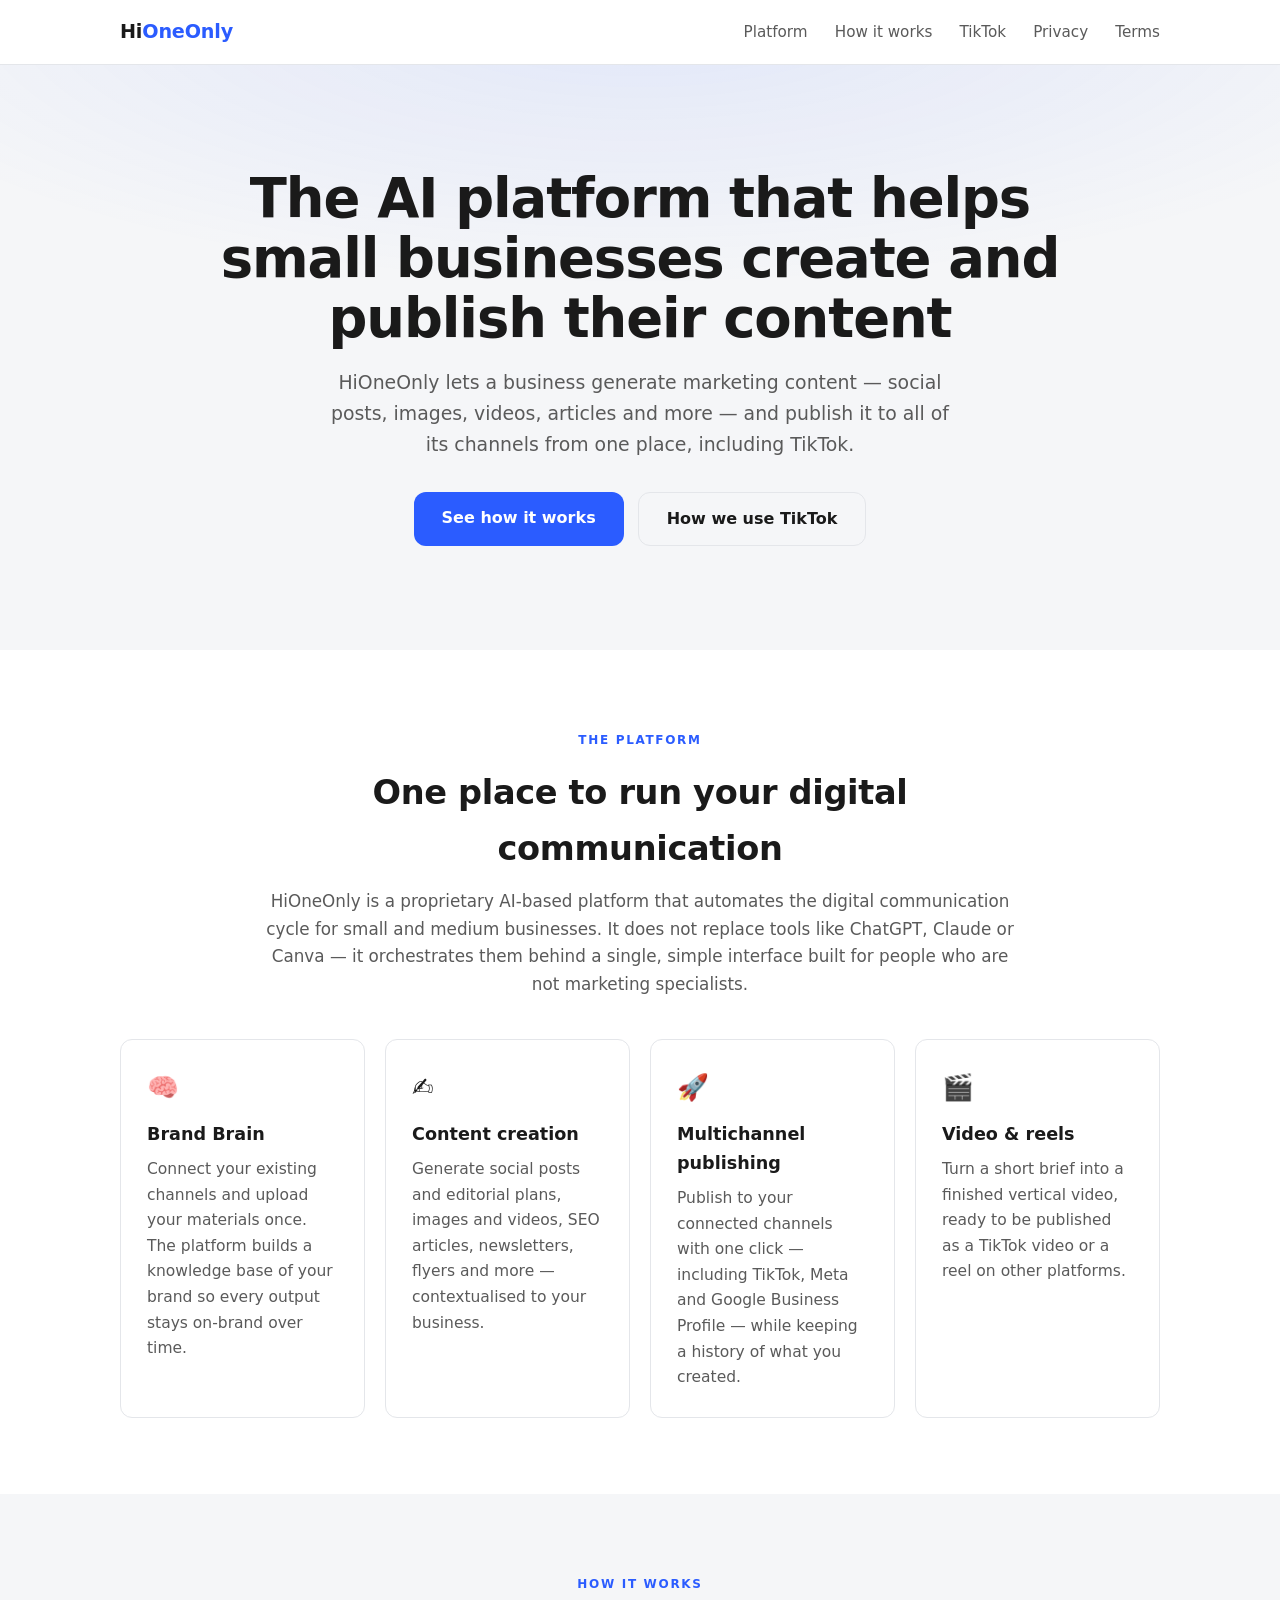
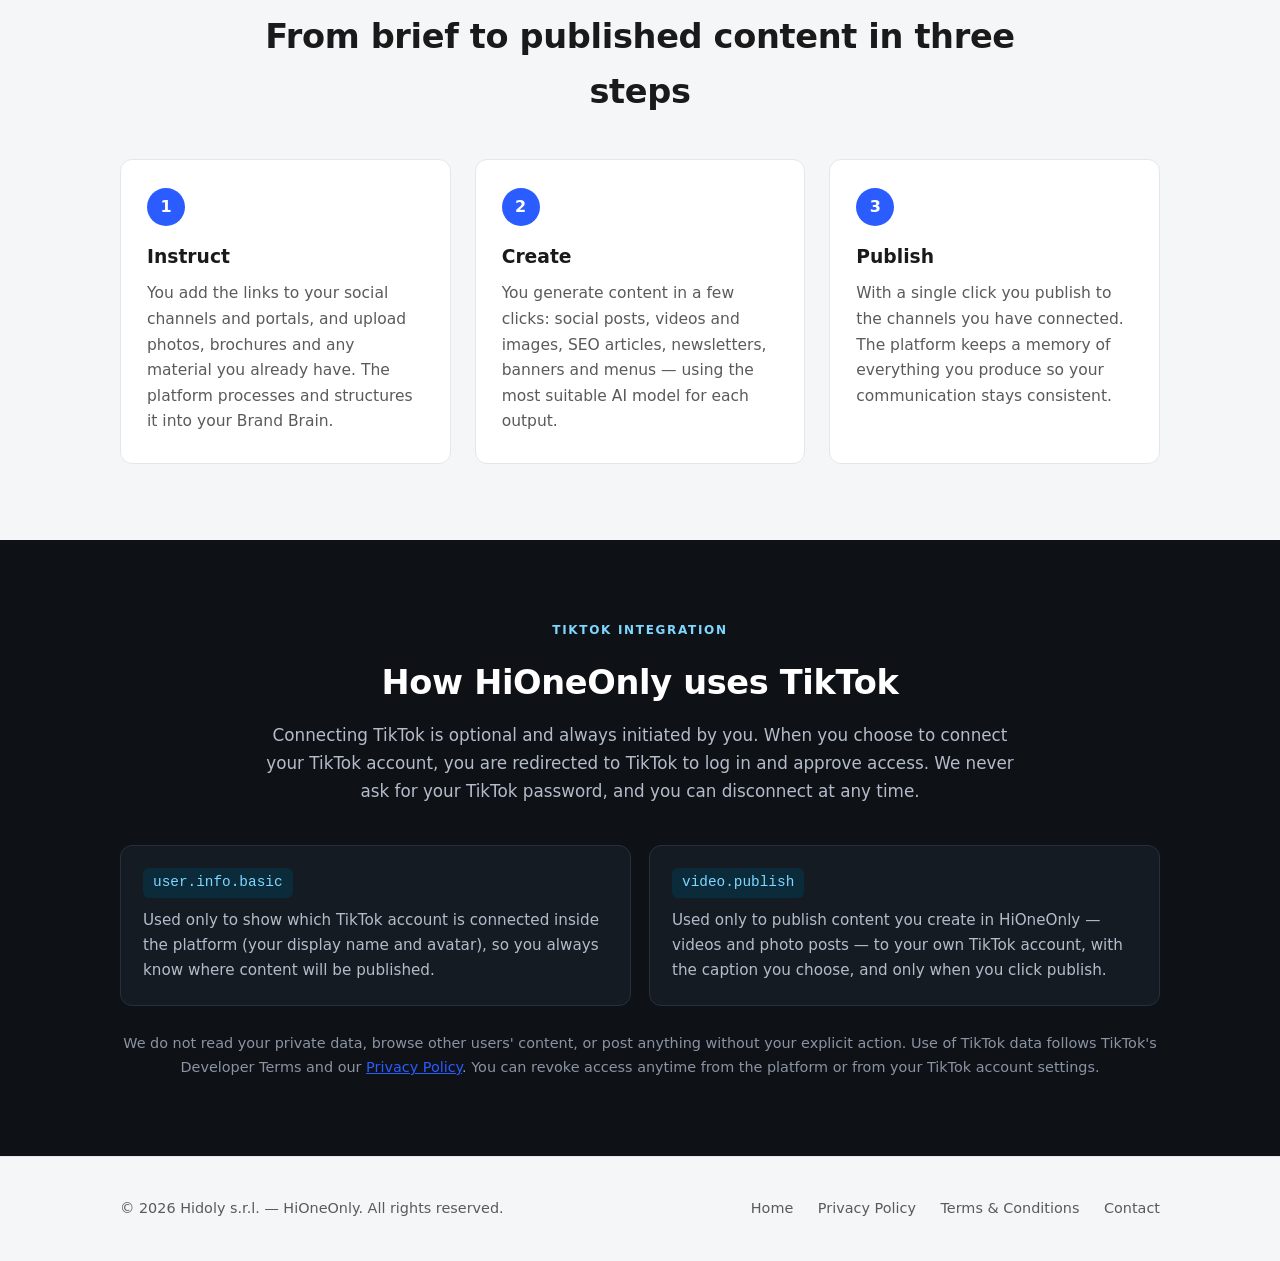
<file: index.html>
<!DOCTYPE html>
<html lang="en">
<head>
  <meta charset="UTF-8" />
  <meta name="viewport" content="width=device-width, initial-scale=1.0" />
  <title>HiOneOnly</title>
  <meta name="description" content="HiOneOnly is an AI-powered platform that lets small businesses create and publish marketing content across their channels, including TikTok, from a single place." />
  <link rel="stylesheet" href="css/style.css" />
</head>
<body>
  <header class="site-header">
    <div class="container header-inner">
      <a href="index.html" class="logo">Hi<span>OneOnly</span></a>
      <nav class="nav">
        <a href="#platform">Platform</a>
        <a href="#how">How it works</a>
        <a href="#tiktok">TikTok</a>
        <a href="privacy.html">Privacy</a>
        <a href="terms.html">Terms</a>
      </nav>
    </div>
  </header>

  <main>
    <section class="hero">
      <div class="container">
        <h1>The AI platform that helps small businesses create and publish their content</h1>
        <p class="hero-sub">
          HiOneOnly lets a business generate marketing content — social posts, images,
          videos, articles and more — and publish it to all of its channels from one place,
          including TikTok.
        </p>
        <div class="hero-actions">
          <a href="#how" class="btn">See how it works</a>
          <a href="#tiktok" class="btn btn-ghost">How we use TikTok</a>
        </div>
      </div>
    </section>

    <!-- What the platform is -->
    <section id="platform" class="section">
      <div class="container">
        <div class="section-head">
          <span class="eyebrow">The platform</span>
          <h2>One place to run your digital communication</h2>
          <p>
            HiOneOnly is a proprietary AI-based platform that automates the digital
            communication cycle for small and medium businesses. It does not replace tools
            like ChatGPT, Claude or Canva — it orchestrates them behind a single, simple
            interface built for people who are not marketing specialists.
          </p>
        </div>
        <div class="cards">
          <article class="card">
            <span class="ico" aria-hidden="true">🧠</span>
            <h3>Brand Brain</h3>
            <p>Connect your existing channels and upload your materials once. The platform builds a knowledge base of your brand so every output stays on-brand over time.</p>
          </article>
          <article class="card">
            <span class="ico" aria-hidden="true">✍️</span>
            <h3>Content creation</h3>
            <p>Generate social posts and editorial plans, images and videos, SEO articles, newsletters, flyers and more — contextualised to your business.</p>
          </article>
          <article class="card">
            <span class="ico" aria-hidden="true">🚀</span>
            <h3>Multichannel publishing</h3>
            <p>Publish to your connected channels with one click — including TikTok, Meta and Google Business Profile — while keeping a history of what you created.</p>
          </article>
          <article class="card">
            <span class="ico" aria-hidden="true">🎬</span>
            <h3>Video &amp; reels</h3>
            <p>Turn a short brief into a finished vertical video, ready to be published as a TikTok video or a reel on other platforms.</p>
          </article>
        </div>
      </div>
    </section>

    <!-- How it works -->
    <section id="how" class="section section-alt">
      <div class="container">
        <div class="section-head">
          <span class="eyebrow">How it works</span>
          <h2>From brief to published content in three steps</h2>
        </div>
        <div class="steps">
          <div class="step">
            <h3>Instruct</h3>
            <p>You add the links to your social channels and portals, and upload photos, brochures and any material you already have. The platform processes and structures it into your Brand Brain.</p>
          </div>
          <div class="step">
            <h3>Create</h3>
            <p>You generate content in a few clicks: social posts, videos and images, SEO articles, newsletters, banners and menus — using the most suitable AI model for each output.</p>
          </div>
          <div class="step">
            <h3>Publish</h3>
            <p>With a single click you publish to the channels you have connected. The platform keeps a memory of everything you produce so your communication stays consistent.</p>
          </div>
        </div>
      </div>
    </section>

    <!-- TikTok usage: the section reviewers look for -->
    <section id="tiktok" class="section tiktok">
      <div class="container">
        <div class="section-head">
          <span class="eyebrow">TikTok integration</span>
          <h2>How HiOneOnly uses TikTok</h2>
          <p>
            Connecting TikTok is optional and always initiated by you. When you choose to
            connect your TikTok account, you are redirected to TikTok to log in and approve
            access. We never ask for your TikTok password, and you can disconnect at any time.
          </p>
        </div>
        <div class="scopes">
          <div class="scope">
            <code>user.info.basic</code>
            <p>Used only to show which TikTok account is connected inside the platform (your display name and avatar), so you always know where content will be published.</p>
          </div>
          <div class="scope">
            <code>video.publish</code>
            <p>Used only to publish content you create in HiOneOnly — videos and photo posts — to your own TikTok account, with the caption you choose, and only when you click publish.</p>
          </div>
        </div>
        <p class="note">
          We do not read your private data, browse other users' content, or post anything
          without your explicit action. Use of TikTok data follows TikTok's Developer Terms
          and our <a href="privacy.html">Privacy Policy</a>. You can revoke access anytime
          from the platform or from your TikTok account settings.
        </p>
      </div>
    </section>
  </main>

  <footer class="site-footer">
    <div class="container footer-inner">
      <p>&copy; 2026 Hidoly s.r.l. — HiOneOnly. All rights reserved.</p>
      <nav class="footer-links">
        <a href="index.html">Home</a>
        <a href="privacy.html">Privacy Policy</a>
        <a href="terms.html">Terms &amp; Conditions</a>
        <a href="mailto:areait@hidoly.com">Contact</a>
      </nav>
    </div>
  </footer>
</body>
</html>
</file>
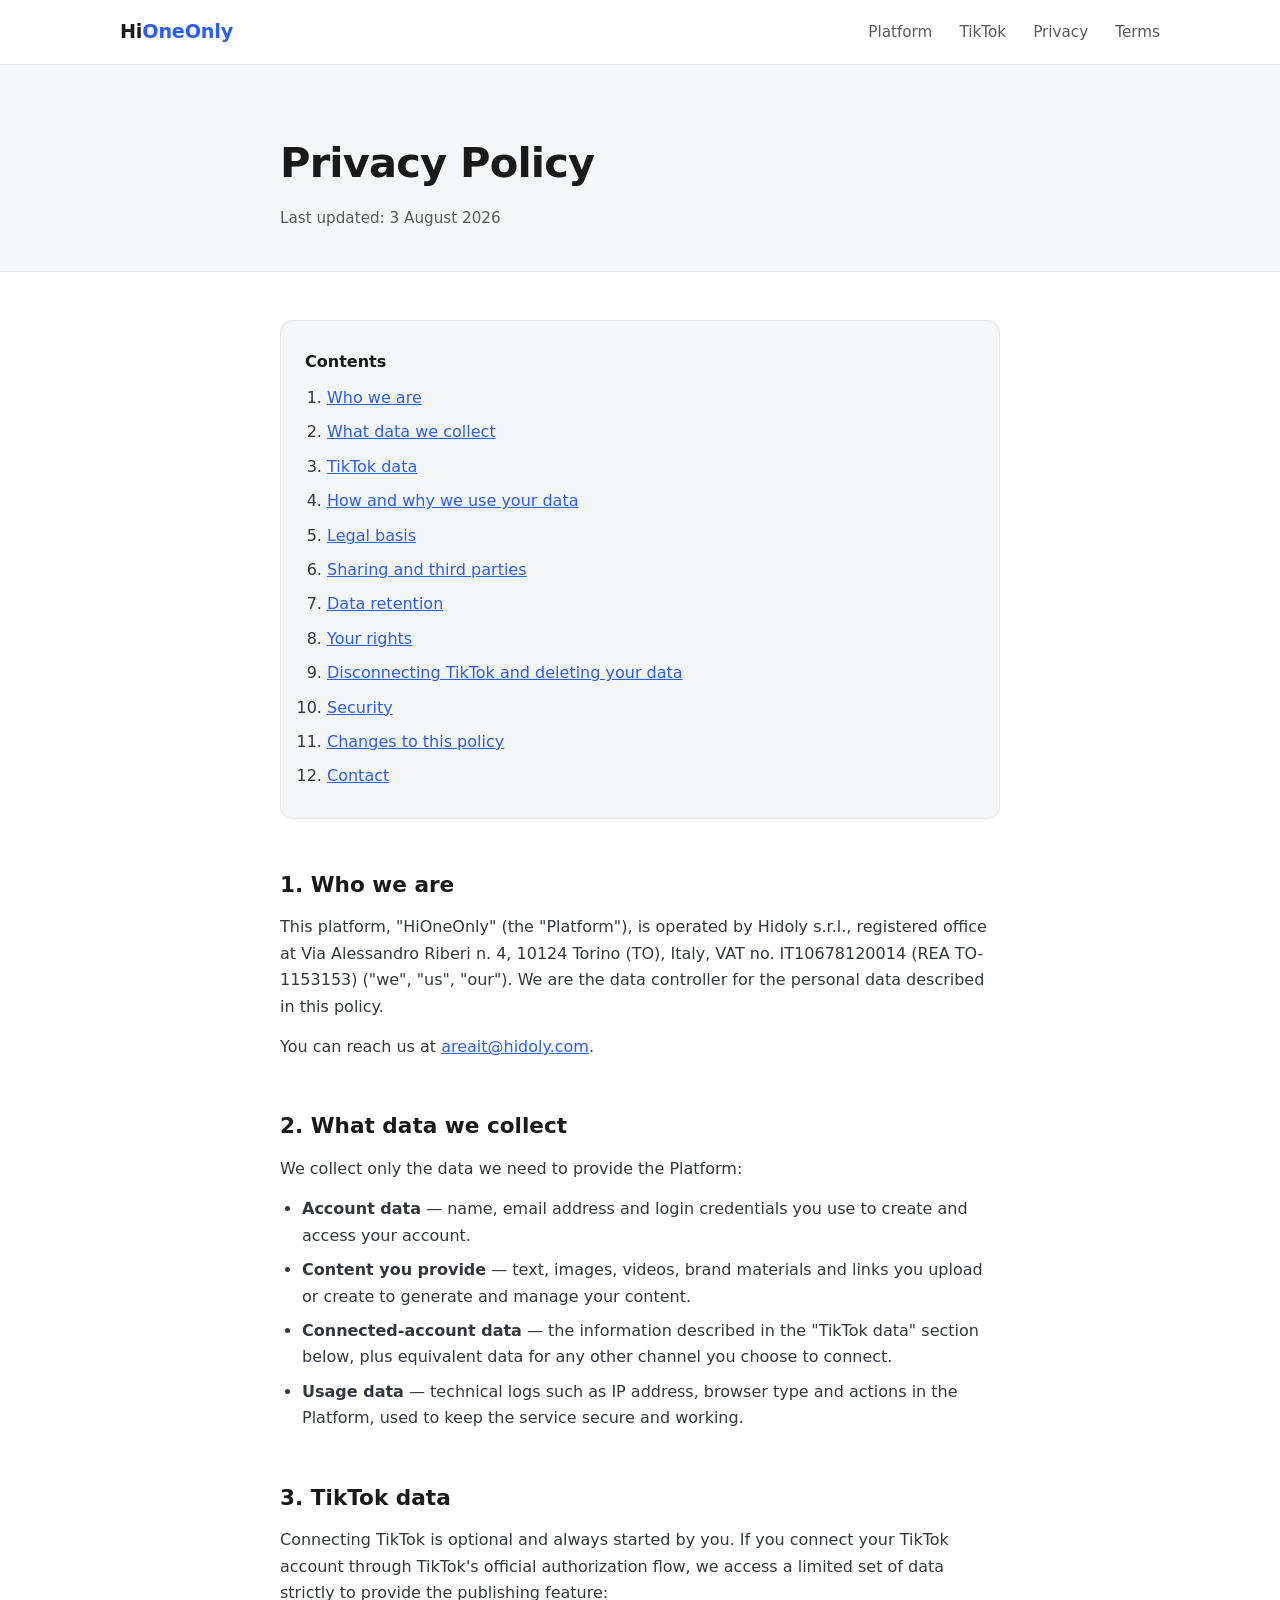
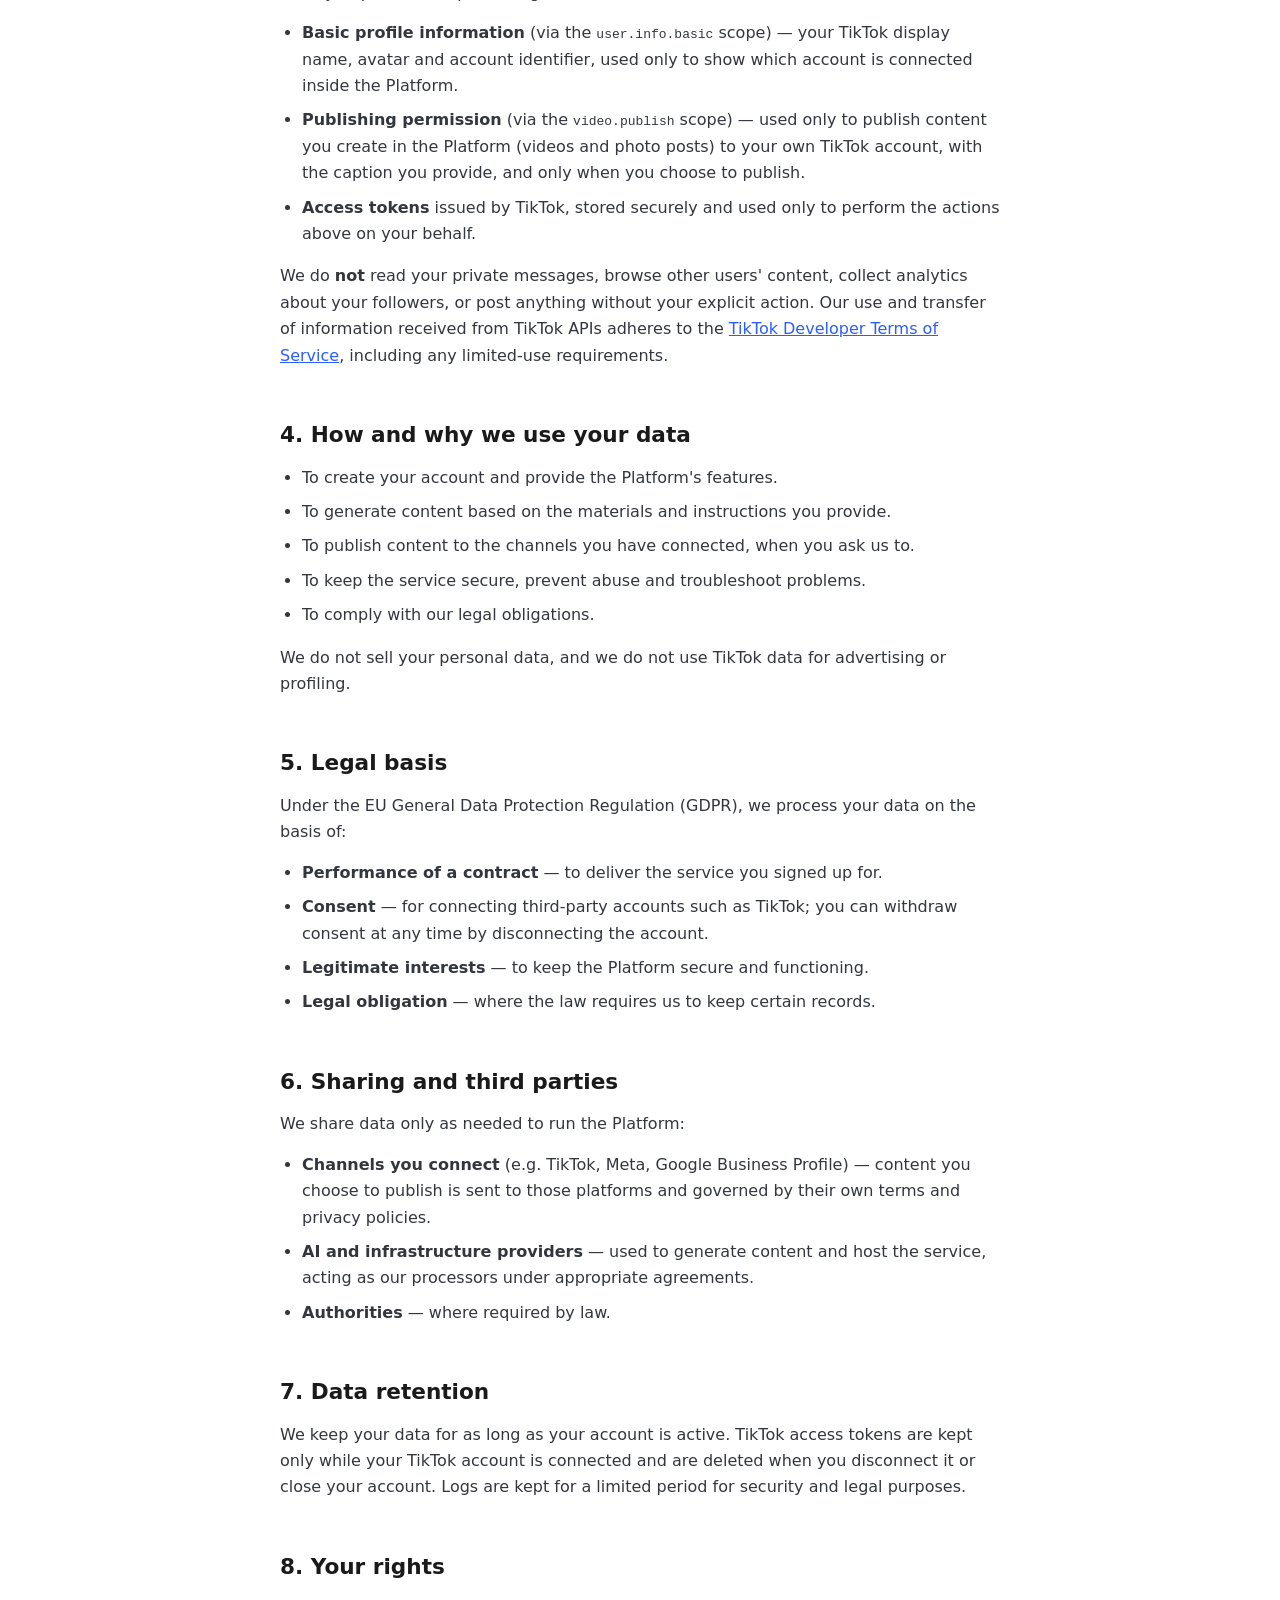
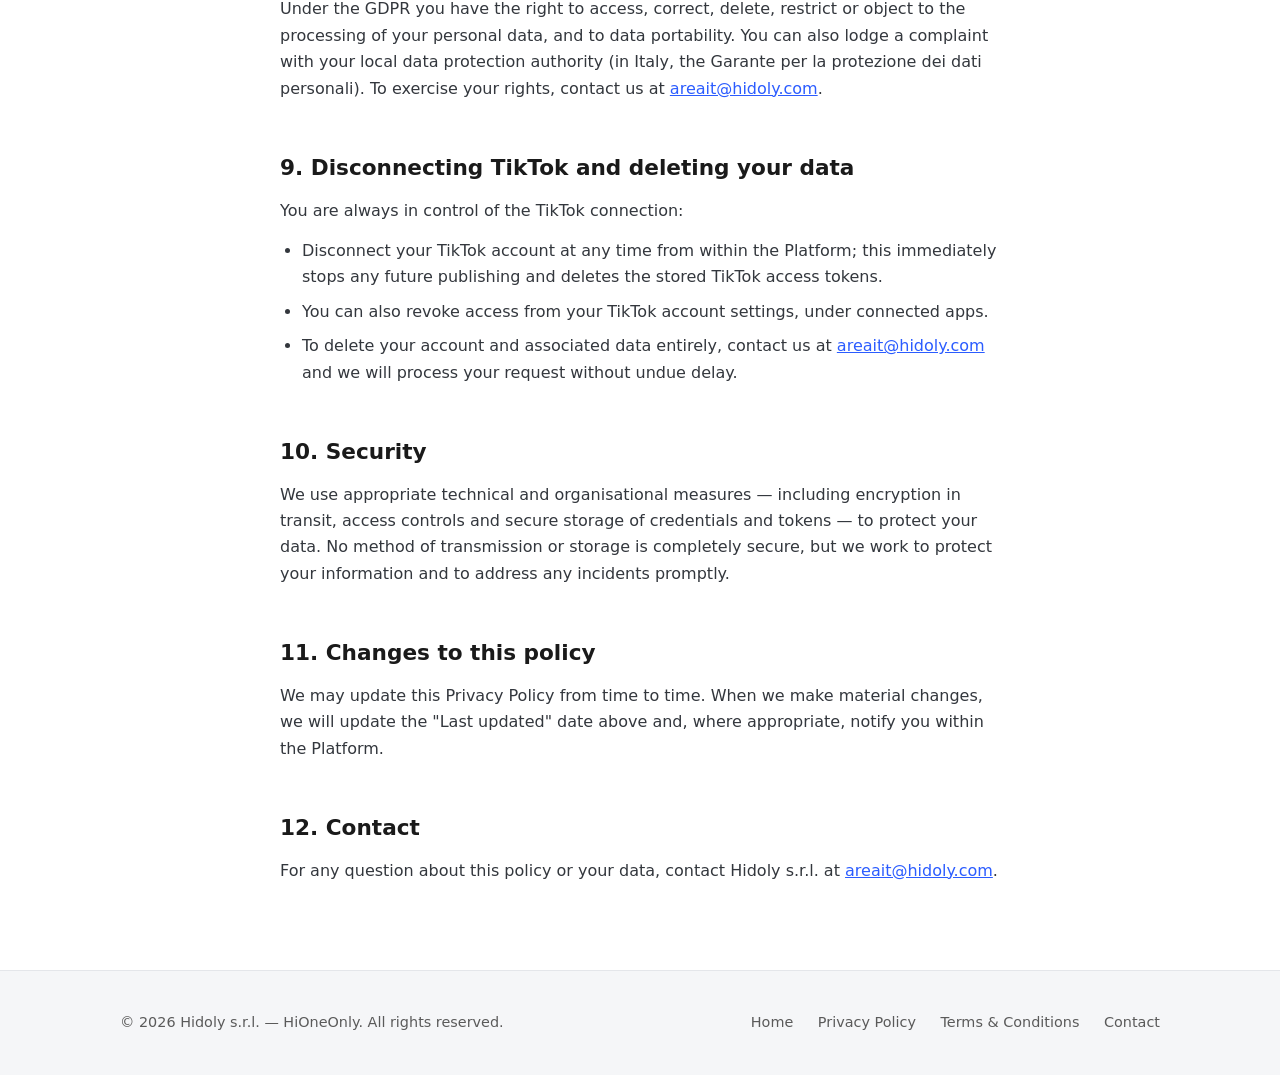
<file: privacy.html>
<!DOCTYPE html>
<html lang="en">
<head>
  <meta charset="UTF-8" />
  <meta name="viewport" content="width=device-width, initial-scale=1.0" />
  <title>Privacy Policy — HiOneOnly</title>
  <meta name="description" content="How HiOneOnly collects, uses and protects your data, including data obtained through the TikTok integration." />
  <link rel="stylesheet" href="css/style.css" />
</head>
<body>
  <header class="site-header">
    <div class="container header-inner">
      <a href="index.html" class="logo">Hi<span>OneOnly</span></a>
      <nav class="nav">
        <a href="index.html#platform">Platform</a>
        <a href="index.html#tiktok">TikTok</a>
        <a href="privacy.html">Privacy</a>
        <a href="terms.html">Terms</a>
      </nav>
    </div>
  </header>

  <section class="page-head">
    <div class="container" style="max-width:760px">
      <h1>Privacy Policy</h1>
      <p class="updated">Last updated: 3 August 2026</p>
    </div>
  </section>

  <main class="legal">
    <div class="container">
      <div class="toc">
        <h2>Contents</h2>
        <ol>
          <li><a href="#who">Who we are</a></li>
          <li><a href="#data">What data we collect</a></li>
          <li><a href="#tiktok">TikTok data</a></li>
          <li><a href="#purposes">How and why we use your data</a></li>
          <li><a href="#legal-basis">Legal basis</a></li>
          <li><a href="#sharing">Sharing and third parties</a></li>
          <li><a href="#retention">Data retention</a></li>
          <li><a href="#rights">Your rights</a></li>
          <li><a href="#revoke">Disconnecting TikTok and deleting your data</a></li>
          <li><a href="#security">Security</a></li>
          <li><a href="#changes">Changes to this policy</a></li>
          <li><a href="#contact">Contact</a></li>
        </ol>
      </div>

      <h2 id="who">1. Who we are</h2>
      <p>
        This platform, "HiOneOnly" (the "Platform"), is operated by
        Hidoly s.r.l., registered office at
        Via Alessandro Riberi n. 4, 10124 Torino (TO), Italy, VAT no.
        IT10678120014 (REA TO-1153153) ("we", "us", "our"). We are the data
        controller for the personal data described in this policy.
      </p>
      <p>You can reach us at <a href="mailto:areait@hidoly.com">areait@hidoly.com</a>.</p>

      <h2 id="data">2. What data we collect</h2>
      <p>We collect only the data we need to provide the Platform:</p>
      <ul>
        <li><strong>Account data</strong> — name, email address and login credentials you use to create and access your account.</li>
        <li><strong>Content you provide</strong> — text, images, videos, brand materials and links you upload or create to generate and manage your content.</li>
        <li><strong>Connected-account data</strong> — the information described in the "TikTok data" section below, plus equivalent data for any other channel you choose to connect.</li>
        <li><strong>Usage data</strong> — technical logs such as IP address, browser type and actions in the Platform, used to keep the service secure and working.</li>
      </ul>

      <h2 id="tiktok">3. TikTok data</h2>
      <p>
        Connecting TikTok is optional and always started by you. If you connect your TikTok
        account through TikTok's official authorization flow, we access a limited set of data
        strictly to provide the publishing feature:
      </p>
      <ul>
        <li><strong>Basic profile information</strong> (via the <code>user.info.basic</code> scope) — your TikTok display name, avatar and account identifier, used only to show which account is connected inside the Platform.</li>
        <li><strong>Publishing permission</strong> (via the <code>video.publish</code> scope) — used only to publish content you create in the Platform (videos and photo posts) to your own TikTok account, with the caption you provide, and only when you choose to publish.</li>
        <li><strong>Access tokens</strong> issued by TikTok, stored securely and used only to perform the actions above on your behalf.</li>
      </ul>
      <p>
        We do <strong>not</strong> read your private messages, browse other users' content,
        collect analytics about your followers, or post anything without your explicit action.
        Our use and transfer of information received from TikTok APIs adheres to the
        <a href="https://developers.tiktok.com/doc/tiktok-api-platform-terms-of-service/" target="_blank" rel="noopener">TikTok Developer Terms of Service</a>,
        including any limited-use requirements.
      </p>

      <h2 id="purposes">4. How and why we use your data</h2>
      <ul>
        <li>To create your account and provide the Platform's features.</li>
        <li>To generate content based on the materials and instructions you provide.</li>
        <li>To publish content to the channels you have connected, when you ask us to.</li>
        <li>To keep the service secure, prevent abuse and troubleshoot problems.</li>
        <li>To comply with our legal obligations.</li>
      </ul>
      <p>We do not sell your personal data, and we do not use TikTok data for advertising or profiling.</p>

      <h2 id="legal-basis">5. Legal basis</h2>
      <p>Under the EU General Data Protection Regulation (GDPR), we process your data on the basis of:</p>
      <ul>
        <li><strong>Performance of a contract</strong> — to deliver the service you signed up for.</li>
        <li><strong>Consent</strong> — for connecting third-party accounts such as TikTok; you can withdraw consent at any time by disconnecting the account.</li>
        <li><strong>Legitimate interests</strong> — to keep the Platform secure and functioning.</li>
        <li><strong>Legal obligation</strong> — where the law requires us to keep certain records.</li>
      </ul>

      <h2 id="sharing">6. Sharing and third parties</h2>
      <p>We share data only as needed to run the Platform:</p>
      <ul>
        <li><strong>Channels you connect</strong> (e.g. TikTok, Meta, Google Business Profile) — content you choose to publish is sent to those platforms and governed by their own terms and privacy policies.</li>
        <li><strong>AI and infrastructure providers</strong> — used to generate content and host the service, acting as our processors under appropriate agreements.</li>
        <li><strong>Authorities</strong> — where required by law.</li>
      </ul>

      <h2 id="retention">7. Data retention</h2>
      <p>
        We keep your data for as long as your account is active. TikTok access tokens are kept
        only while your TikTok account is connected and are deleted when you disconnect it or
        close your account. Logs are kept for a limited period for security and legal purposes.
      </p>

      <h2 id="rights">8. Your rights</h2>
      <p>Under the GDPR you have the right to access, correct, delete, restrict or object to the
        processing of your personal data, and to data portability. You can also lodge a complaint
        with your local data protection authority (in Italy, the Garante per la protezione dei
        dati personali). To exercise your rights, contact us at
        <a href="mailto:areait@hidoly.com">areait@hidoly.com</a>.</p>

      <h2 id="revoke">9. Disconnecting TikTok and deleting your data</h2>
      <p>You are always in control of the TikTok connection:</p>
      <ul>
        <li>Disconnect your TikTok account at any time from within the Platform; this immediately stops any future publishing and deletes the stored TikTok access tokens.</li>
        <li>You can also revoke access from your TikTok account settings, under connected apps.</li>
        <li>To delete your account and associated data entirely, contact us at <a href="mailto:areait@hidoly.com">areait@hidoly.com</a> and we will process your request without undue delay.</li>
      </ul>

      <h2 id="security">10. Security</h2>
      <p>We use appropriate technical and organisational measures — including encryption in
        transit, access controls and secure storage of credentials and tokens — to protect your
        data. No method of transmission or storage is completely secure, but we work to protect
        your information and to address any incidents promptly.</p>

      <h2 id="changes">11. Changes to this policy</h2>
      <p>We may update this Privacy Policy from time to time. When we make material changes, we
        will update the "Last updated" date above and, where appropriate, notify you within the
        Platform.</p>

      <h2 id="contact">12. Contact</h2>
      <p>For any question about this policy or your data, contact
        Hidoly s.r.l. at
        <a href="mailto:areait@hidoly.com">areait@hidoly.com</a>.</p>
    </div>
  </main>

  <footer class="site-footer">
    <div class="container footer-inner">
      <p>&copy; 2026 Hidoly s.r.l. — HiOneOnly. All rights reserved.</p>
      <nav class="footer-links">
        <a href="index.html">Home</a>
        <a href="privacy.html">Privacy Policy</a>
        <a href="terms.html">Terms &amp; Conditions</a>
        <a href="mailto:areait@hidoly.com">Contact</a>
      </nav>
    </div>
  </footer>
</body>
</html>
</file>
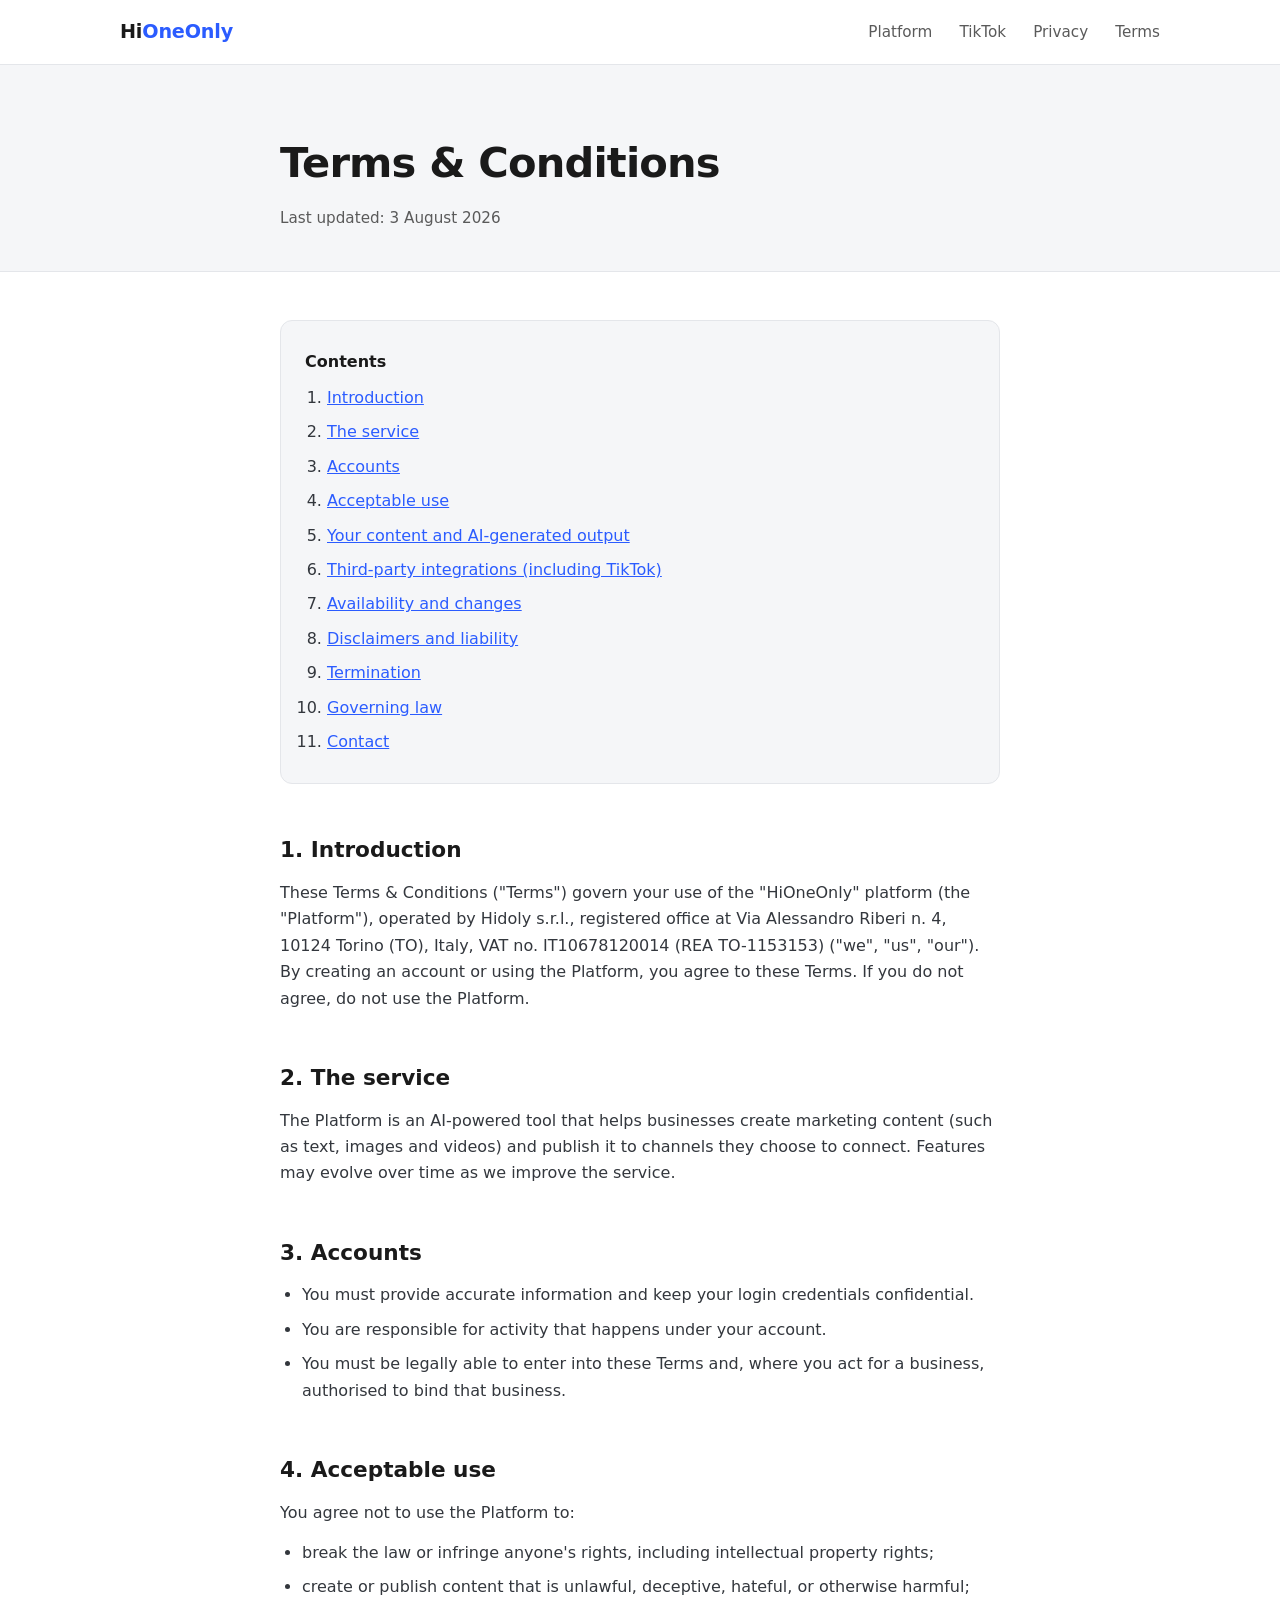
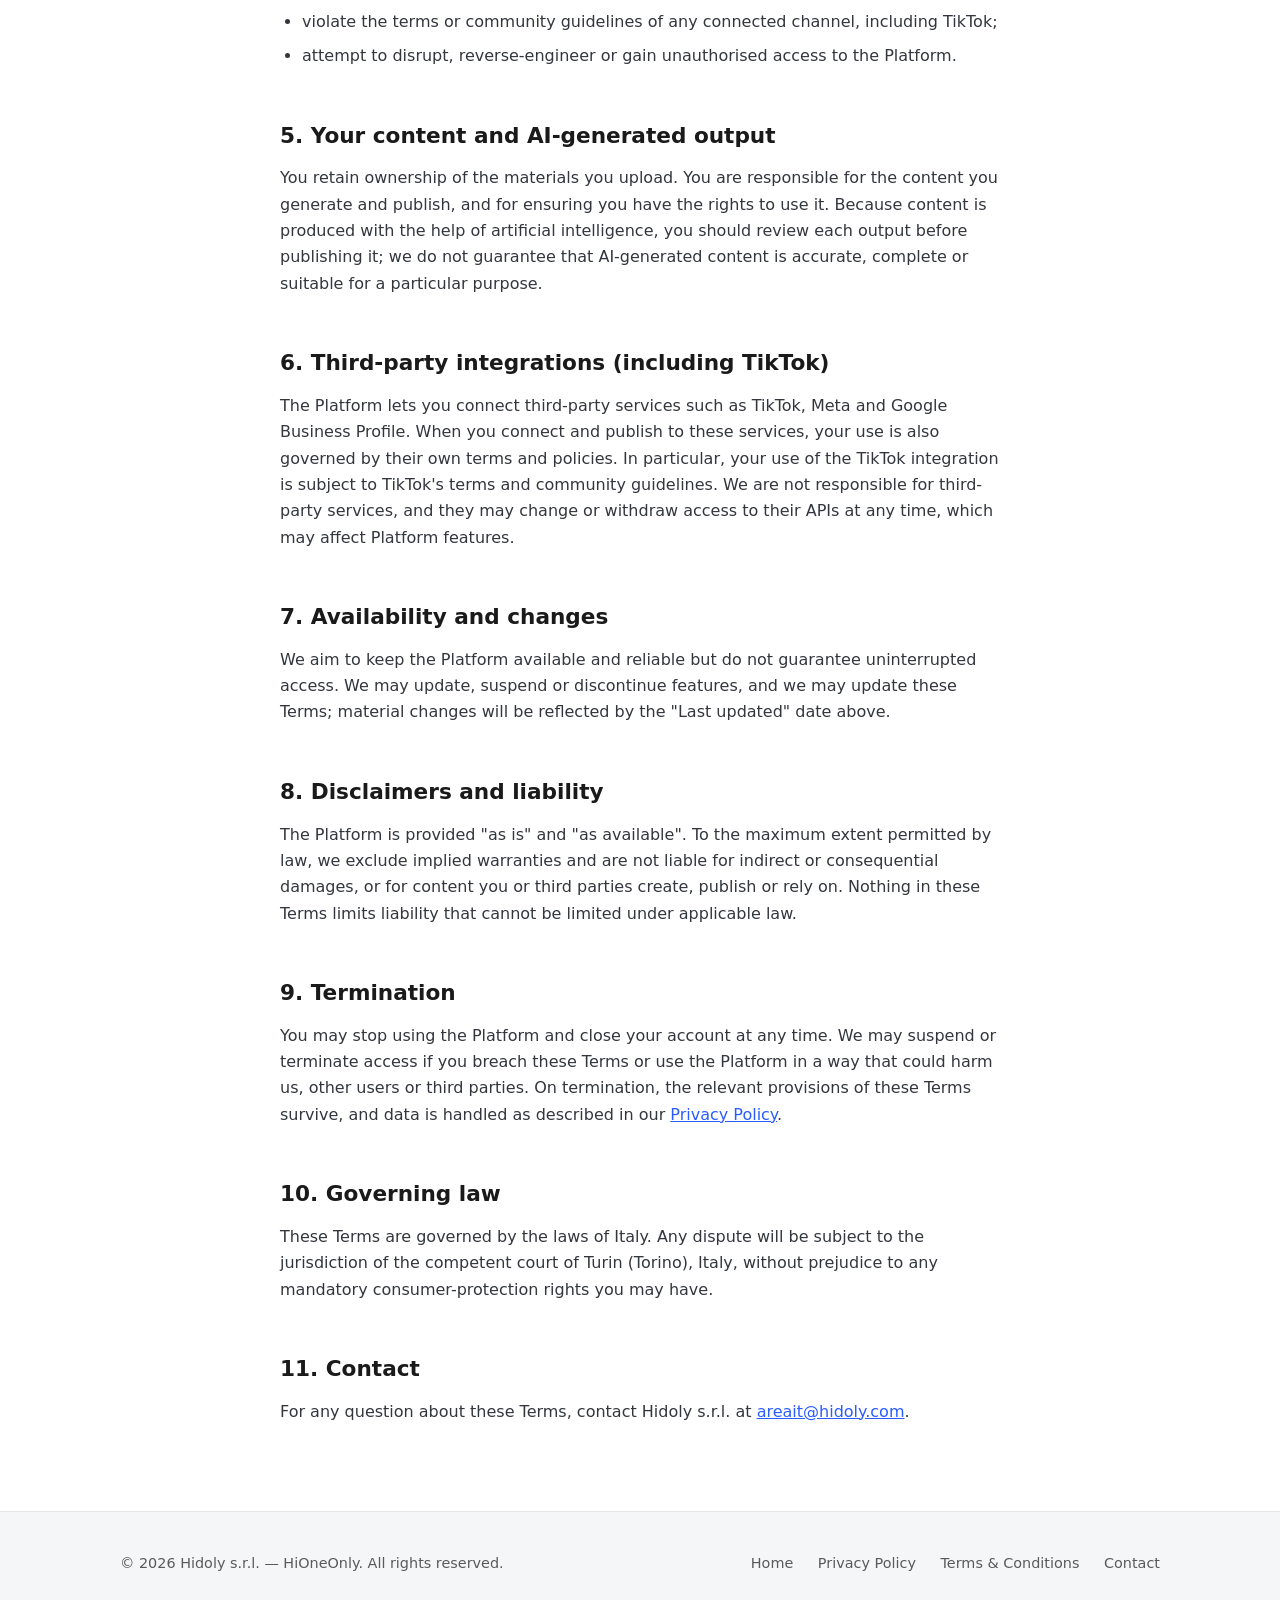
<file: terms.html>
<!DOCTYPE html>
<html lang="en">
<head>
  <meta charset="UTF-8" />
  <meta name="viewport" content="width=device-width, initial-scale=1.0" />
  <title>Terms &amp; Conditions — HiOneOnly</title>
  <meta name="description" content="The terms and conditions that govern the use of the HiOneOnly platform." />
  <link rel="stylesheet" href="css/style.css" />
</head>
<body>
  <header class="site-header">
    <div class="container header-inner">
      <a href="index.html" class="logo">Hi<span>OneOnly</span></a>
      <nav class="nav">
        <a href="index.html#platform">Platform</a>
        <a href="index.html#tiktok">TikTok</a>
        <a href="privacy.html">Privacy</a>
        <a href="terms.html">Terms</a>
      </nav>
    </div>
  </header>

  <section class="page-head">
    <div class="container" style="max-width:760px">
      <h1>Terms &amp; Conditions</h1>
      <p class="updated">Last updated: 3 August 2026</p>
    </div>
  </section>

  <main class="legal">
    <div class="container">
      <div class="toc">
        <h2>Contents</h2>
        <ol>
          <li><a href="#intro">Introduction</a></li>
          <li><a href="#service">The service</a></li>
          <li><a href="#accounts">Accounts</a></li>
          <li><a href="#acceptable">Acceptable use</a></li>
          <li><a href="#content">Your content and AI-generated output</a></li>
          <li><a href="#third-party">Third-party integrations (including TikTok)</a></li>
          <li><a href="#availability">Availability and changes</a></li>
          <li><a href="#liability">Disclaimers and liability</a></li>
          <li><a href="#termination">Termination</a></li>
          <li><a href="#law">Governing law</a></li>
          <li><a href="#contact">Contact</a></li>
        </ol>
      </div>

      <h2 id="intro">1. Introduction</h2>
      <p>
        These Terms &amp; Conditions ("Terms") govern your use of the "HiOneOnly" platform
        (the "Platform"), operated by Hidoly s.r.l.,
        registered office at Via Alessandro Riberi n. 4, 10124 Torino (TO), Italy, VAT no.
        IT10678120014 (REA TO-1153153) ("we", "us", "our"). By creating an
        account or using the Platform, you agree to these Terms. If you do not agree, do not use
        the Platform.
      </p>

      <h2 id="service">2. The service</h2>
      <p>
        The Platform is an AI-powered tool that helps businesses create marketing content
        (such as text, images and videos) and publish it to channels they choose to connect.
        Features may evolve over time as we improve the service.
      </p>

      <h2 id="accounts">3. Accounts</h2>
      <ul>
        <li>You must provide accurate information and keep your login credentials confidential.</li>
        <li>You are responsible for activity that happens under your account.</li>
        <li>You must be legally able to enter into these Terms and, where you act for a business, authorised to bind that business.</li>
      </ul>

      <h2 id="acceptable">4. Acceptable use</h2>
      <p>You agree not to use the Platform to:</p>
      <ul>
        <li>break the law or infringe anyone's rights, including intellectual property rights;</li>
        <li>create or publish content that is unlawful, deceptive, hateful, or otherwise harmful;</li>
        <li>violate the terms or community guidelines of any connected channel, including TikTok;</li>
        <li>attempt to disrupt, reverse-engineer or gain unauthorised access to the Platform.</li>
      </ul>

      <h2 id="content">5. Your content and AI-generated output</h2>
      <p>
        You retain ownership of the materials you upload. You are responsible for the content
        you generate and publish, and for ensuring you have the rights to use it. Because
        content is produced with the help of artificial intelligence, you should review each
        output before publishing it; we do not guarantee that AI-generated content is accurate,
        complete or suitable for a particular purpose.
      </p>

      <h2 id="third-party">6. Third-party integrations (including TikTok)</h2>
      <p>
        The Platform lets you connect third-party services such as TikTok, Meta and Google
        Business Profile. When you connect and publish to these services, your use is also
        governed by their own terms and policies. In particular, your use of the TikTok
        integration is subject to TikTok's terms and community guidelines. We are not
        responsible for third-party services, and they may change or withdraw access to their
        APIs at any time, which may affect Platform features.
      </p>

      <h2 id="availability">7. Availability and changes</h2>
      <p>
        We aim to keep the Platform available and reliable but do not guarantee uninterrupted
        access. We may update, suspend or discontinue features, and we may update these Terms;
        material changes will be reflected by the "Last updated" date above.
      </p>

      <h2 id="liability">8. Disclaimers and liability</h2>
      <p>
        The Platform is provided "as is" and "as available". To the maximum extent permitted by
        law, we exclude implied warranties and are not liable for indirect or consequential
        damages, or for content you or third parties create, publish or rely on. Nothing in
        these Terms limits liability that cannot be limited under applicable law.
      </p>

      <h2 id="termination">9. Termination</h2>
      <p>
        You may stop using the Platform and close your account at any time. We may suspend or
        terminate access if you breach these Terms or use the Platform in a way that could harm
        us, other users or third parties. On termination, the relevant provisions of these Terms
        survive, and data is handled as described in our <a href="privacy.html">Privacy Policy</a>.
      </p>

      <h2 id="law">10. Governing law</h2>
      <p>
        These Terms are governed by the laws of Italy. Any dispute will be subject to the
        jurisdiction of the competent court of Turin (Torino), Italy,
        without prejudice to any mandatory consumer-protection rights you may have.
      </p>

      <h2 id="contact">11. Contact</h2>
      <p>
        For any question about these Terms, contact
        Hidoly s.r.l. at
        <a href="mailto:areait@hidoly.com">areait@hidoly.com</a>.
      </p>
    </div>
  </main>

  <footer class="site-footer">
    <div class="container footer-inner">
      <p>&copy; 2026 Hidoly s.r.l. — HiOneOnly. All rights reserved.</p>
      <nav class="footer-links">
        <a href="index.html">Home</a>
        <a href="privacy.html">Privacy Policy</a>
        <a href="terms.html">Terms &amp; Conditions</a>
        <a href="mailto:areait@hidoly.com">Contact</a>
      </nav>
    </div>
  </footer>
</body>
</html>
</file>
<file: css/style.css>
/* === Reset base === */
* { margin: 0; padding: 0; box-sizing: border-box; }

:root {
  --bg: #ffffff;
  --bg-alt: #f5f6f8;
  --bg-dark: #0e1116;
  --text: #1a1a1a;
  --muted: #5a5a5a;
  --accent: #2b5cff;
  --accent-dark: #1e46d1;
  --border: #e4e6ea;
  --warn-bg: #fff8e6;
  --warn-border: #f0d48a;
  --warn-text: #7a5a00;
  --radius: 12px;
  --max-width: 1080px;
  --max-read: 760px;
}

html { scroll-behavior: smooth; }

body {
  font-family: system-ui, -apple-system, "Segoe UI", Roboto, sans-serif;
  color: var(--text);
  background: var(--bg);
  line-height: 1.65;
  -webkit-font-smoothing: antialiased;
}

a { color: var(--accent); }

.container {
  max-width: var(--max-width);
  margin: 0 auto;
  padding: 0 20px;
}

/* === Header === */
.site-header {
  border-bottom: 1px solid var(--border);
  position: sticky;
  top: 0;
  background: rgba(255, 255, 255, 0.9);
  backdrop-filter: blur(8px);
  z-index: 10;
}
.header-inner {
  display: flex;
  align-items: center;
  justify-content: space-between;
  height: 64px;
  gap: 16px;
}
.logo {
  font-weight: 800;
  font-size: 1.2rem;
  text-decoration: none;
  color: var(--text);
  letter-spacing: -0.01em;
}
.logo span { color: var(--accent); }
.nav a {
  margin-left: 22px;
  text-decoration: none;
  color: var(--muted);
  font-size: 0.95rem;
}
.nav a:hover { color: var(--text); }

/* === Hero === */
.hero {
  padding: 104px 0;
  text-align: center;
  background:
    radial-gradient(1200px 400px at 50% -10%, rgba(43, 92, 255, 0.10), transparent 70%),
    var(--bg-alt);
}
.hero h1 {
  font-size: clamp(2rem, 5.2vw, 3.4rem);
  line-height: 1.1;
  letter-spacing: -0.02em;
  margin-bottom: 18px;
  max-width: 860px;
  margin-inline: auto;
}
.hero-sub {
  font-size: 1.18rem;
  color: var(--muted);
  max-width: 640px;
  margin: 0 auto 32px;
}
.hero-actions { display: flex; gap: 14px; justify-content: center; flex-wrap: wrap; }

.btn {
  display: inline-block;
  background: var(--accent);
  color: #fff;
  text-decoration: none;
  padding: 13px 28px;
  border-radius: var(--radius);
  font-weight: 600;
  transition: background 0.2s, transform 0.05s;
}
.btn:hover { background: var(--accent-dark); }
.btn:active { transform: translateY(1px); }
.btn-ghost {
  background: transparent;
  color: var(--text);
  border: 1px solid var(--border);
}
.btn-ghost:hover { background: #fff; border-color: var(--muted); }

/* === Sections === */
.section { padding: 76px 0; }
.section-alt { background: var(--bg-alt); }
.section-head { max-width: var(--max-read); margin: 0 auto 40px; text-align: center; }
.section h2 {
  font-size: clamp(1.6rem, 3vw, 2.1rem);
  letter-spacing: -0.01em;
  margin-bottom: 12px;
}
.section-head p { color: var(--muted); font-size: 1.05rem; }
.eyebrow {
  display: inline-block;
  text-transform: uppercase;
  letter-spacing: 0.14em;
  font-size: 0.75rem;
  font-weight: 700;
  color: var(--accent);
  margin-bottom: 14px;
}

/* === Cards / features === */
.cards {
  display: grid;
  grid-template-columns: repeat(auto-fit, minmax(240px, 1fr));
  gap: 20px;
}
.card {
  background: var(--bg);
  border: 1px solid var(--border);
  border-radius: var(--radius);
  padding: 26px;
}
.card .ico { font-size: 1.6rem; margin-bottom: 12px; display: block; }
.card h3 { margin-bottom: 8px; font-size: 1.1rem; }
.card p { color: var(--muted); font-size: 0.97rem; }

/* === Steps === */
.steps {
  display: grid;
  grid-template-columns: repeat(auto-fit, minmax(260px, 1fr));
  gap: 24px;
  counter-reset: step;
}
.step {
  position: relative;
  padding: 28px 26px;
  background: var(--bg);
  border: 1px solid var(--border);
  border-radius: var(--radius);
}
.step::before {
  counter-increment: step;
  content: counter(step);
  display: flex;
  align-items: center;
  justify-content: center;
  width: 38px; height: 38px;
  background: var(--accent);
  color: #fff;
  font-weight: 700;
  border-radius: 50%;
  margin-bottom: 16px;
}
.step h3 { margin-bottom: 8px; }
.step p { color: var(--muted); font-size: 0.97rem; }

/* === TikTok usage section === */
.tiktok {
  background: var(--bg-dark);
  color: #eef1f6;
}
.tiktok .eyebrow { color: #7fd7ff; }
.tiktok h2 { color: #fff; }
.tiktok .section-head p { color: #b4bcca; }
.scopes {
  display: grid;
  grid-template-columns: repeat(auto-fit, minmax(260px, 1fr));
  gap: 18px;
  margin-top: 10px;
}
.scope {
  border: 1px solid #26303d;
  background: #151b23;
  border-radius: var(--radius);
  padding: 22px;
}
.scope code {
  display: inline-block;
  background: #0b2a3a;
  color: #7fd7ff;
  padding: 3px 10px;
  border-radius: 6px;
  font-size: 0.9rem;
  margin-bottom: 10px;
}
.scope p { color: #b4bcca; font-size: 0.95rem; }
.tiktok .note { color: #8b93a3; font-size: 0.9rem; margin-top: 26px; text-align: center; }

/* === Legal / long-form pages === */
.page-head {
  padding: 64px 0 40px;
  border-bottom: 1px solid var(--border);
  background: var(--bg-alt);
}
.page-head h1 { font-size: clamp(1.8rem, 4vw, 2.6rem); letter-spacing: -0.02em; }
.page-head .updated { color: var(--muted); margin-top: 8px; font-size: 0.95rem; }

.legal { padding: 48px 0 72px; }
.legal .container { max-width: var(--max-read); }
.legal h2 {
  font-size: 1.35rem;
  margin: 40px 0 12px;
  padding-top: 8px;
}
.legal h2:first-of-type { margin-top: 0; }
.legal h3 { font-size: 1.08rem; margin: 24px 0 8px; }
.legal p, .legal li { color: #33373d; }
.legal p { margin-bottom: 14px; }
.legal ul, .legal ol { margin: 0 0 16px 22px; }
.legal li { margin-bottom: 8px; }
.legal .toc {
  background: var(--bg-alt);
  border: 1px solid var(--border);
  border-radius: var(--radius);
  padding: 20px 24px;
  margin-bottom: 40px;
}
.legal .toc h2 { margin: 0 0 10px; font-size: 1rem; }
.legal .toc ol { margin-bottom: 0; }

/* === Placeholder to confirm === */
.placeholder {
  background: var(--warn-bg);
  border: 1px dashed var(--warn-border);
  color: var(--warn-text);
  padding: 2px 8px;
  border-radius: 6px;
  font-weight: 600;
  font-size: 0.92em;
}
.notice {
  background: var(--warn-bg);
  border: 1px solid var(--warn-border);
  color: var(--warn-text);
  border-radius: var(--radius);
  padding: 16px 20px;
  margin-bottom: 32px;
  font-size: 0.95rem;
}

/* === Footer === */
.site-footer {
  border-top: 1px solid var(--border);
  padding: 40px 0;
  color: var(--muted);
  font-size: 0.9rem;
  background: var(--bg-alt);
}
.footer-inner {
  display: flex;
  justify-content: space-between;
  align-items: center;
  gap: 20px;
  flex-wrap: wrap;
}
.footer-links a {
  color: var(--muted);
  text-decoration: none;
  margin-left: 20px;
}
.footer-links a:hover { color: var(--text); }
.footer-links a:first-child { margin-left: 0; }

@media (max-width: 640px) {
  .nav { display: none; }
  .hero { padding: 72px 0; }
  .footer-inner { flex-direction: column; text-align: center; }
  .footer-links a { margin: 0 10px; }
}
</file>
